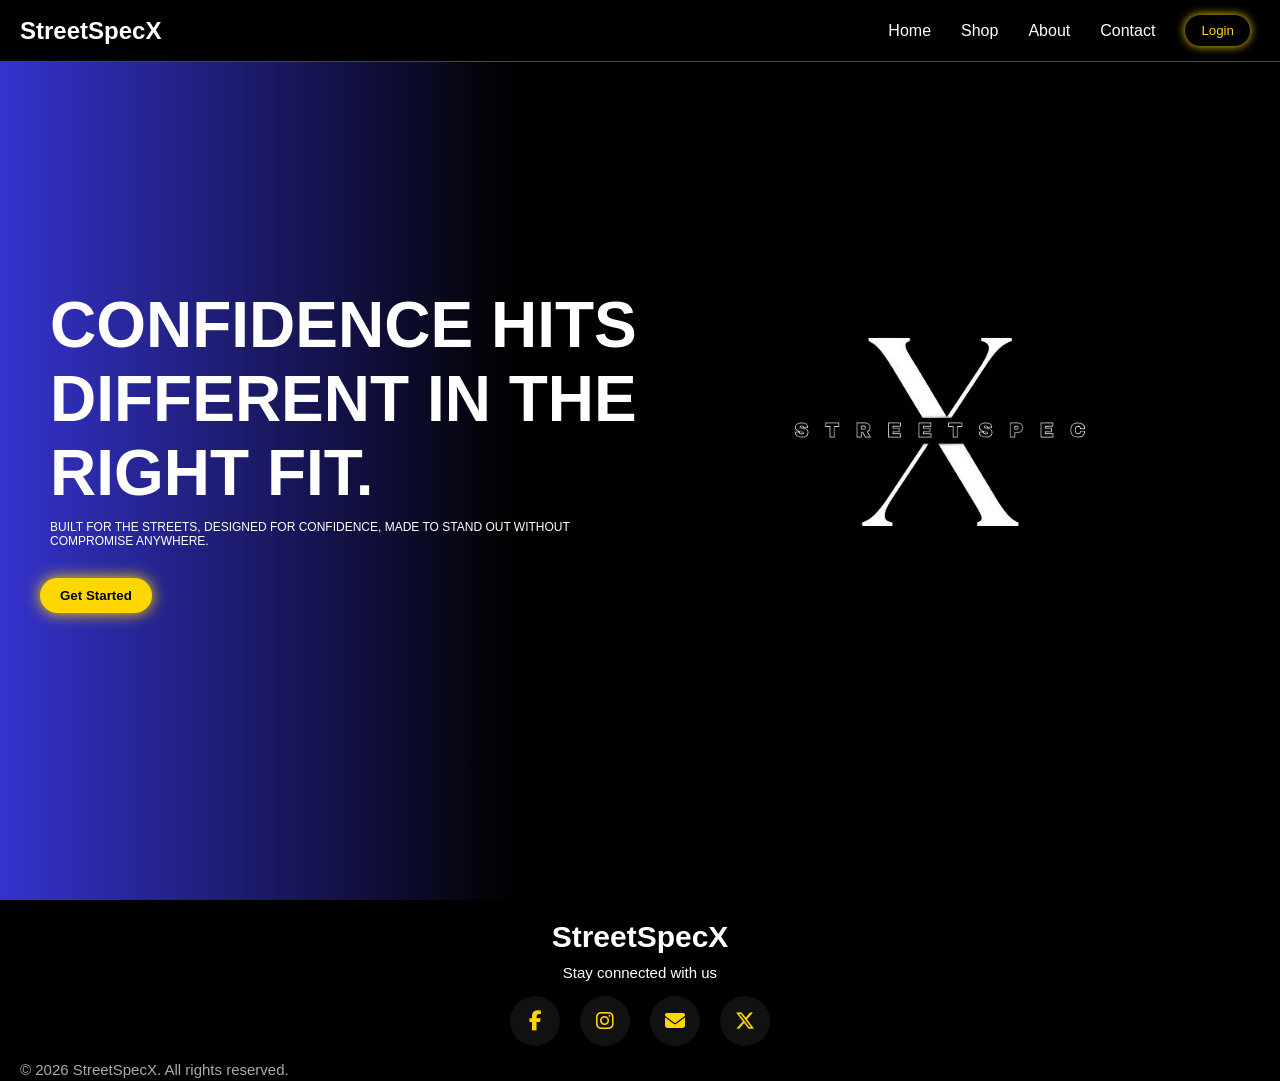
<file: index.html>
<!doctype html>
<html lang="en">
  <head>
    <meta charset="UTF-8" />
    <meta name="viewport" content="width=device-width, initial-scale=1.0" />
    <title>STREETSPECX</title>
    <link rel="icon" type="image/png" href="logo.png" />
    <link rel="stylesheet" mage/href="home.css" />

    <!-- Font Awesome for social icons -->
    <link
      rel="stylesheet"
      href="https://cdnjs.cloudflare.com/ajax/libs/font-awesome/6.5.2/css/all.min.css"
    />
  </head>

  <body>
    <!-- ===== HEADER ===== -->
    <header>
      <nav class="navbar">
        <div class="nav-logo">StreetSpecX</div>

        <ul class="nav-links" id="navLinks">
          <li><a href="index.html">Home</a></li>
          <li><a href="shop.html">Shop</a></li>
          <li><a href="about.html">About</a></li>
          <li><a href="contact.html">Contact</a></li>
          <li>
            <a href="login.html"><button class="login-btn">Login</button></a>
          </li>
        </ul>

        <div class="menu-toggle" id="menuToggle">
          <span></span>
          <span></span>
          <span></span>
        </div>
      </nav>
    </header>

    <!-- ===== MAIN ===== -->
    <main>
      <div class="hero-text">
        <h2 class="tag">
          Confidence hits <br />different in the<br />right fit.
        </h2>
        <h4 class="sentence">
          Built for the streets, designed for confidence, made to stand out
          without compromise anywhere.
        </h4>
        <a href="login.html"><button class="started">Get Started</button></a>
      </div>

      <div class="logo">
        <img src="logo.png" alt="StreetSpecX logo" />
      </div>
    </main>

    <!-- ===== FOOTER ===== -->
    <footer class="footer">
      <h3>StreetSpecX</h3>
      <p>Stay connected with us</p>

      <div class="socials">
        <a href="#" class="icon facebook"><i class="fab fa-facebook-f"></i></a>
        <a href="#" class="icon instagram"><i class="fab fa-instagram"></i></a>
        <a href="mailto:your@email.com" class="icon gmail"
          ><i class="fas fa-envelope"></i
        ></a>
        <a href="#" class="icon x"><i class="fab fa-x-twitter"></i></a>
      </div>

      <p class="copyright">© 2026 StreetSpecX. All rights reserved.</p>
    </footer>

    <script>
      // Hamburger toggle
      const toggle = document.getElementById("menuToggle");
      const nav = document.getElementById("navLinks");

      toggle.addEventListener("click", () => {
        nav.classList.toggle("active");
      });

      // Social icons scroll reveal
      const socials = document.querySelector(".socials");

      function revealSocials() {
        const trigger = window.innerHeight * 0.8;
        const top = socials.getBoundingClientRect().top;

        if (top < trigger) {
          socials.classList.add("show");
        }
      }
      window.addEventListener("scroll", revealSocials);
      // trigger on page load in case footer visible
      revealSocials();
    </script>
  </body>
</html>
</file>
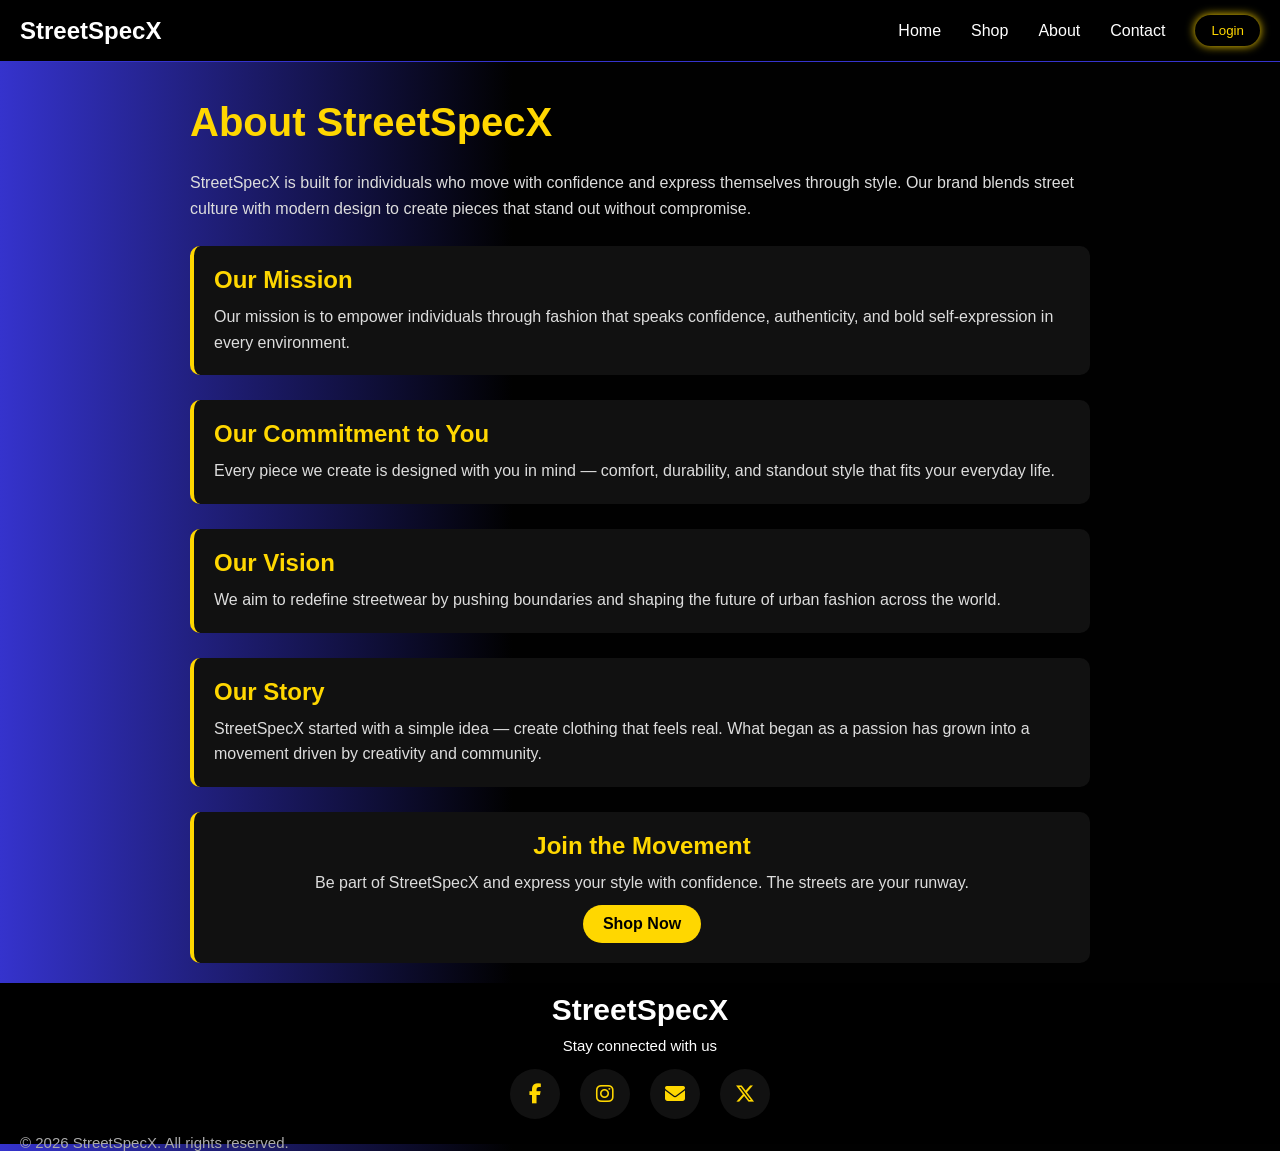
<file: about.html>
<!doctype html>
<html lang="en">
  <head>
    <meta charset="UTF-8" />
    <meta name="viewport" content="width=device-width, initial-scale=1.0" />
    <title>About | StreetSpecX</title>
    <link rel="stylesheet" href="about.css" />

    <link
      rel="stylesheet"
      href="https://cdnjs.cloudflare.com/ajax/libs/font-awesome/6.6.0/css/all.min.css"
    />
  </head>

  <body>
    <!-- ===== HEADER (UNCHANGED) ===== -->
    <header>
      <nav class="navbar">
        <div class="nav-logo">StreetSpecX</div>

        <ul class="nav-links" id="navLinks">
          <li><a href="index.html">Home</a></li>
          <li><a href="shop.html">Shop</a></li>
          <li><a href="about.html">About</a></li>
          <li><a href="contact.html">Contact</a></li>
          <li>
            <a href="login.html"><button class="login-btn">Login</button></a>
          </li>
        </ul>

        <div class="menu-toggle" id="menuToggle">
          <span></span>
          <span></span>
          <span></span>
        </div>
      </nav>
    </header>

    <!-- ===== ABOUT SECTION ===== -->
    <main class="about-container">
      <div class="about-content">
        <h1>About StreetSpecX</h1>
        <p>
          StreetSpecX is built for individuals who move with confidence and
          express themselves through style. Our brand blends street culture with
          modern design to create pieces that stand out without compromise.
        </p>

        <!-- 1. Mission -->
        <div class="about-box">
          <h2>Our Mission</h2>
          <p>
            Our mission is to empower individuals through fashion that speaks
            confidence, authenticity, and bold self-expression in every
            environment.
          </p>
        </div>

        <!-- 2. Customer -->
        <div class="about-box">
          <h2>Our Commitment to You</h2>
          <p>
            Every piece we create is designed with you in mind — comfort,
            durability, and standout style that fits your everyday life.
          </p>
        </div>

        <!-- 3. Vision -->
        <div class="about-box">
          <h2>Our Vision</h2>
          <p>
            We aim to redefine streetwear by pushing boundaries and shaping the
            future of urban fashion across the world.
          </p>
        </div>

        <!-- 4. Personal -->
        <div class="about-box">
          <h2>Our Story</h2>
          <p>
            StreetSpecX started with a simple idea — create clothing that feels
            real. What began as a passion has grown into a movement driven by
            creativity and community.
          </p>
        </div>

        <!-- 5. CTA -->
        <div class="about-box cta">
          <h2>Join the Movement</h2>
          <p>
            Be part of StreetSpecX and express your style with confidence. The
            streets are your runway.
          </p>
          <a href="shop.html" class="cta-btn">Shop Now</a>
        </div>
      </div>
    </main>

    <!-- ===== FOOTER (UNCHANGED) ===== -->
    <footer class="footer">
      <h3>StreetSpecX</h3>
      <p>Stay connected with us</p>

      <div class="socials">
        <a href="#" class="icon facebook"><i class="fab fa-facebook-f"></i></a>
        <a href="#" class="icon instagram"><i class="fab fa-instagram"></i></a>
        <a href="#" class="icon gmail"><i class="fas fa-envelope"></i></a>
        <a href="#" class="icon x"><i class="fab fa-x-twitter"></i></a>
      </div>

      <p class="copyright">© 2026 StreetSpecX. All rights reserved.</p>
    </footer>

    <!-- ===== JS (UNCHANGED) ===== -->
    <script>
      // Hamburger toggle
      const toggle = document.getElementById("menuToggle");
      const nav = document.getElementById("navLinks");

      toggle.addEventListener("click", () => {
        nav.classList.toggle("active");
      });

      // Social icons scroll reveal
      const socials = document.querySelector(".socials");

      function revealSocials() {
        const trigger = window.innerHeight * 0.8;
        const top = socials.getBoundingClientRect().top;

        if (top < trigger) {
          socials.classList.add("show");
        }
      }

      window.addEventListener("load", revealSocials);
      window.addEventListener("scroll", revealSocials);
    </script>
  </body>
</html>
</file>
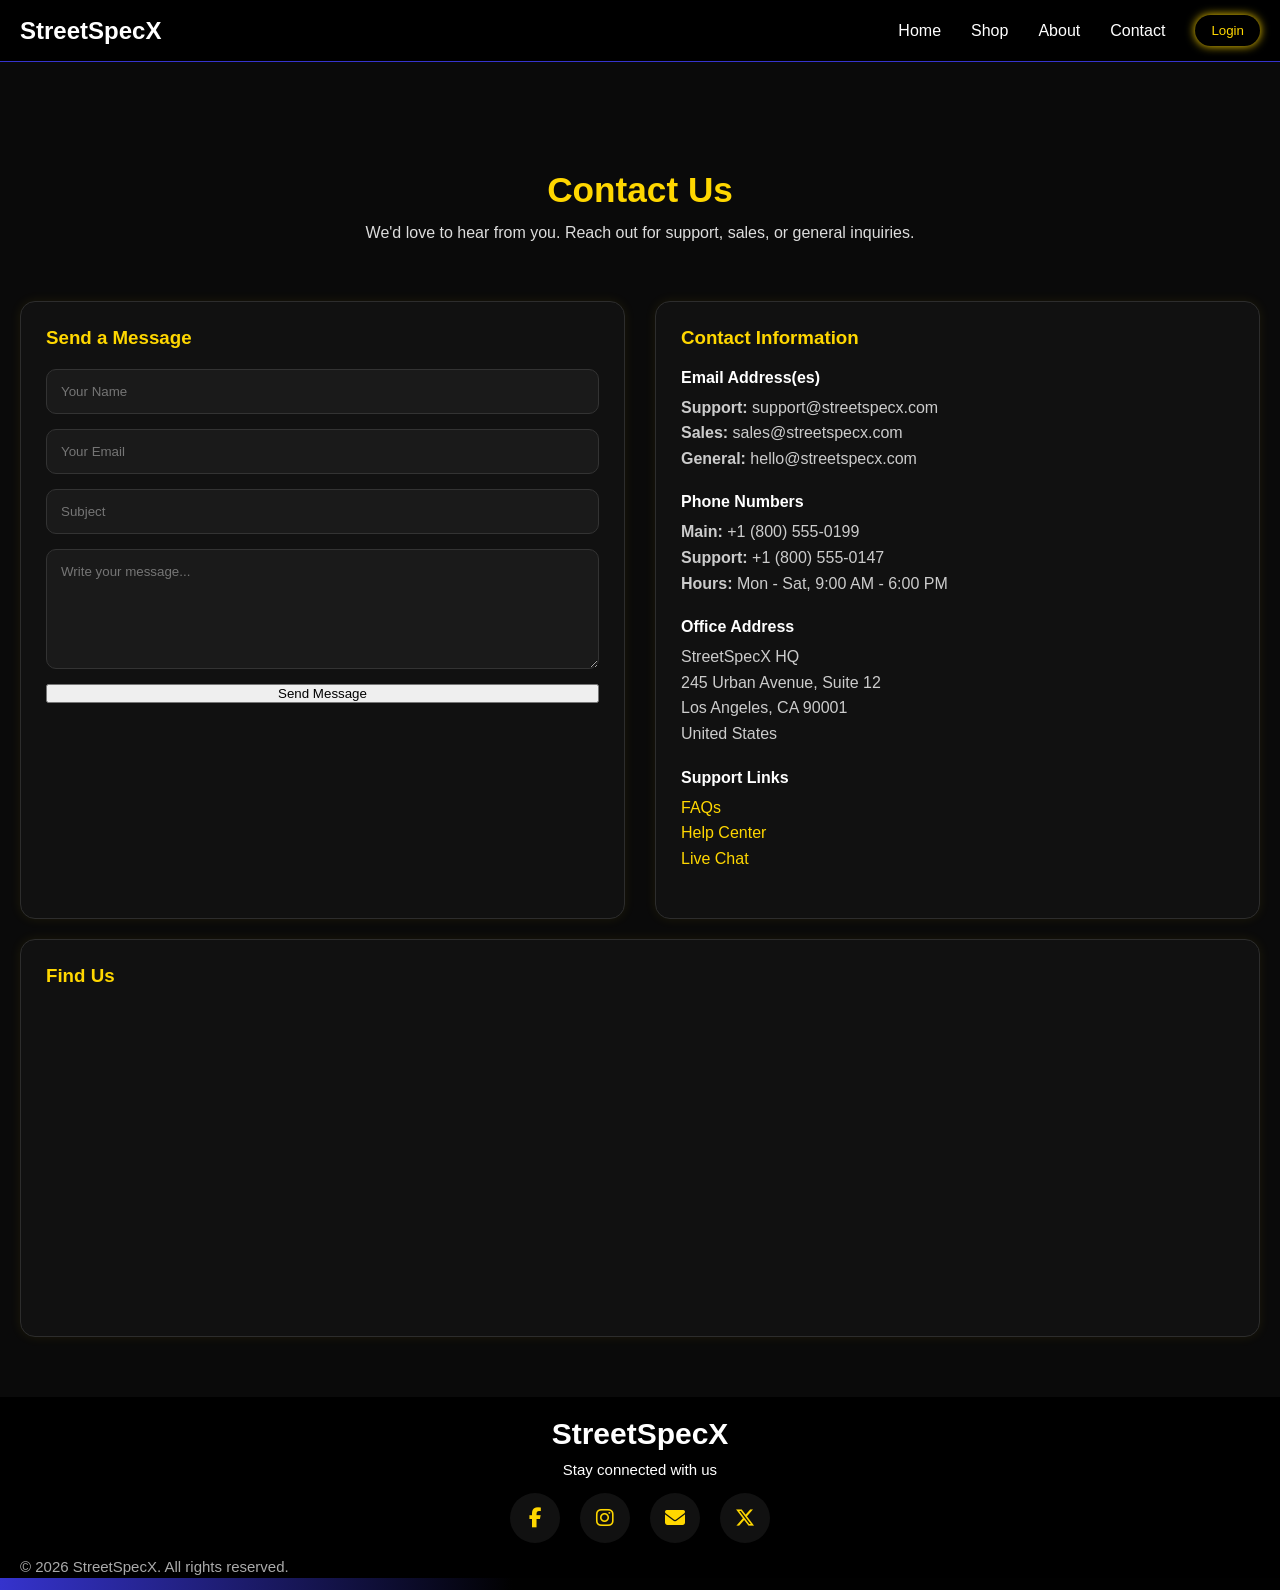
<file: contact.html>
<!doctype html>
<html lang="en">
  <head>
    <meta charset="UTF-8" />
    <meta name="viewport" content="width=device-width, initial-scale=1.0" />
    <title>STREETSPECX</title>
    <link rel="stylesheet" href="contact.css" />

    <!-- Font Awesome for social icons -->
    <link
      rel="stylesheet"
      href="https://cdnjs.cloudflare.com/ajax/libs/font-awesome/6.5.0/css/all.min.css"
    />
  </head>

  <body>
    <!-- ===== HEADER ===== -->
    <header>
      <nav class="navbar">
        <div class="nav-logo">StreetSpecX</div>

        <ul class="nav-links" id="navLinks">
          <li><a href="index.html">Home</a></li>
          <li><a href="shop.html">Shop</a></li>
          <li><a href="about.html">About</a></li>
          <li><a href="contact.html">Contact</a></li>
          <li>
            <a href="login.html"><button class="login-btn">Login</button></a>
          </li>
        </ul>

        <div class="menu-toggle" id="menuToggle">
          <span></span>
          <span></span>
          <span></span>
        </div>
      </nav>
    </header>

    <!-- ===== MAIN ===== -->
    <!-- ===== CONTACT ===== -->
    <section class="contact-section" id="contact">
      <h2>Contact Us</h2>
      <p class="contact-intro">
        We'd love to hear from you. Reach out for support, sales, or general
        inquiries.
      </p>

      <div class="contact-container">
        <!-- Contact Form -->
        <div class="contact-form-box">
          <h3>Send a Message</h3>
          <form class="contact-form">
            <input type="text" name="name" placeholder="Your Name" required />
            <input
              type="email"
              name="email"
              placeholder="Your Email"
              required
            />
            <input type="text" name="subject" placeholder="Subject" required />
            <textarea
              name="message"
              rows="6"
              placeholder="Write your message..."
              required
            ></textarea>
            <button type="submit" class="started">Send Message</button>
          </form>
        </div>

        <!-- Contact Info -->
        <div class="contact-info-box">
          <h3>Contact Information</h3>

          <div class="info-block">
            <h4>Email Address(es)</h4>
            <p><strong>Support:</strong> support@streetspecx.com</p>
            <p><strong>Sales:</strong> sales@streetspecx.com</p>
            <p><strong>General:</strong> hello@streetspecx.com</p>
          </div>

          <div class="info-block">
            <h4>Phone Numbers</h4>
            <p><strong>Main:</strong> +1 (800) 555-0199</p>
            <p><strong>Support:</strong> +1 (800) 555-0147</p>
            <p><strong>Hours:</strong> Mon - Sat, 9:00 AM - 6:00 PM</p>
          </div>

          <div class="info-block">
            <h4>Office Address</h4>
            <p>
              StreetSpecX HQ<br />
              245 Urban Avenue, Suite 12<br />
              Los Angeles, CA 90001<br />
              United States
            </p>
          </div>

          <div class="info-block">
            <h4>Support Links</h4>
            <p><a href="#">FAQs</a></p>
            <p><a href="#">Help Center</a></p>
            <p><a href="#">Live Chat</a></p>
          </div>
          </div>
        </div>
      </div>

      <!-- Map Embed -->
      <div class="map-box">
        <h3>Find Us</h3>
        <iframe
          src="https://www.google.com/maps?q=Los+Angeles,+CA&output=embed"
          width="100%"
          height="250"
          style="border: 0"
          allowfullscreen=""
          loading="lazy"
        ></iframe>
      </div>
    </section>

    <!-- ===== FOOTER ===== -->
    <footer class="footer">
      <h3>StreetSpecX</h3>
      <p>Stay connected with us</p>

      <div class="socials">
        <a href="#" class="icon facebook"><i class="fab fa-facebook-f"></i></a>
        <a href="#" class="icon instagram"><i class="fab fa-instagram"></i></a>
        <a href="mailto:hello@streetspecx.com" class="icon gmail"
          ><i class="fas fa-envelope"></i
        ></a>
        <a href="#" class="icon x"><i class="fab fa-x-twitter"></i></a>
      </div>

      <p class="copyright">© 2026 StreetSpecX. All rights reserved.</p>
    </footer>

    <!-- ===== JS ===== -->
    <script>
      // Hamburger toggle
      const toggle = document.getElementById("menuToggle");
      const nav = document.getElementById("navLinks");

      toggle.addEventListener("click", () => {
        nav.classList.toggle("active");
      });

      // Social icons scroll reveal
      const socials = document.querySelector(".socials");

      function revealSocials() {
        const trigger = window.innerHeight * 0.8;
        const top = socials.getBoundingClientRect().top;

        if (top < trigger) {
          socials.classList.add("show");
        }
      }

      window.addEventListener("scroll", revealSocials);
      revealSocials();
    </script>
  </body>
</html>
</file>
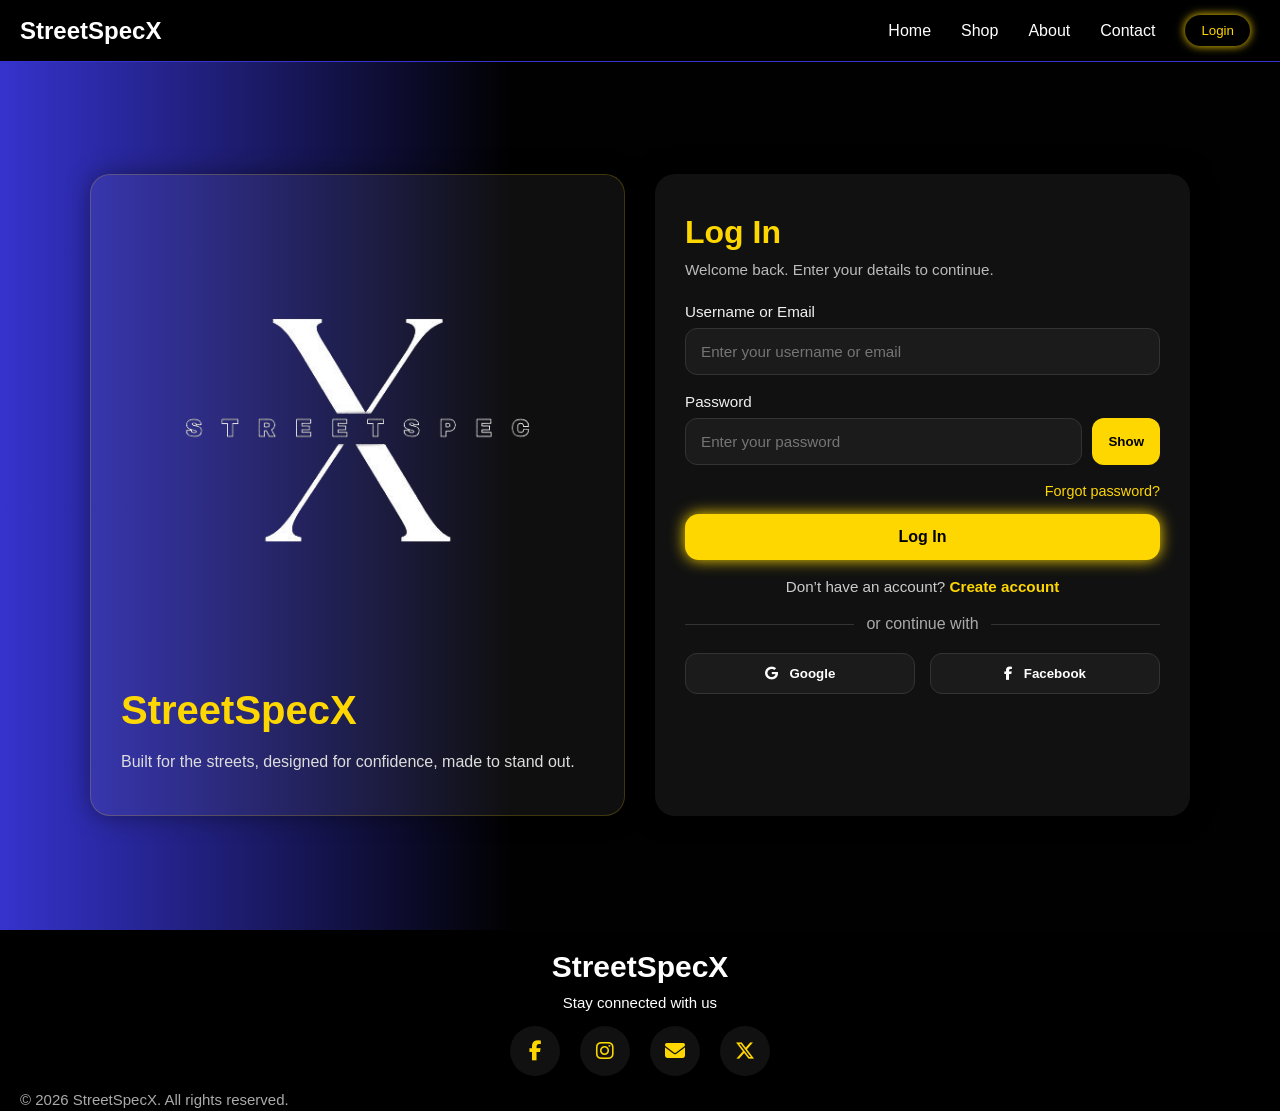
<file: login.html>
<!doctype html>
<html lang="en">
  <head>
    <meta charset="UTF-8" />
    <meta name="viewport" content="width=device-width, initial-scale=1.0" />
    <title>StreetSpecX | Login</title>
    <link rel="stylesheet" href="login.css" />

    <!-- Font Awesome -->
    <link
      rel="stylesheet"
      href="https://cdnjs.cloudflare.com/ajax/libs/font-awesome/6.5.0/css/all.min.css"
    />
  </head>

  <body>
    <!-- ===== HEADER ===== -->
    <header>
      <nav class="navbar">
        <div class="nav-logo">StreetSpecX</div>

        <ul class="nav-links" id="navLinks">
          <li><a href="index.html">Home</a></li>
          <li><a href="shop.html">Shop</a></li>
          <li><a href="about.html">About</a></li>
          <li><a href="contact.html">Contact</a></li>
          <li>
            <a href="login.html"><button class="login-btn">Login</button></a>
          </li>
        </ul>

        <div class="menu-toggle" id="menuToggle">
          <span></span>
          <span></span>
          <span></span>
        </div>
      </nav>
    </header>

    <!-- ===== LOGIN SECTION ===== -->
    <main class="login-page">
      <section class="login-container">
        <!-- Left side branding -->
        <div class="login-brand">
          <img src="logo.png" alt="StreetSpecX Logo" class="brand-logo" />
          <h1>StreetSpecX</h1>
          <p>
            Built for the streets, designed for confidence, made to stand out.
          </p>
        </div>

        <!-- Right side form -->
        <div class="login-box">
          <h2>Log In</h2>
          <p class="subtitle">Welcome back. Enter your details to continue.</p>

          <form id="loginForm">
            <div class="input-group">
              <label for="email">Username or Email</label>
              <input
                type="text"
                id="email"
                placeholder="Enter your username or email"
                required
              />
            </div>

            <div class="input-group">
              <label for="password">Password</label>
              <div class="password-wrapper">
                <input
                  type="password"
                  id="password"
                  placeholder="Enter your password"
                  required
                />
                <button
                  type="button"
                  id="togglePassword"
                  class="toggle-password"
                >
                  Show
                </button>
              </div>
            </div>

            <div class="form-options">
              <a href="#" class="forgot-password">Forgot password?</a>
            </div>

            <p id="errorMessage" class="error-message">Incorrect password</p>

            <button type="submit" class="submit-btn">Log In</button>

            <p class="signup-text">
              Don’t have an account?
              <a href="#">Create account</a>
            </p>

            <div class="divider">
              <span>or continue with</span>
            </div>

            <div class="social-login">
              <button type="button" class="social-btn google">
                <i class="fab fa-google"></i> Google
              </button>
              <button type="button" class="social-btn facebook">
                <i class="fab fa-facebook-f"></i> Facebook
              </button>
            </div>
          </form>
        </div>
      </section>
    </main>

    <!-- ===== FOOTER ===== -->
    <footer class="footer">
      <h3>StreetSpecX</h3>
      <p>Stay connected with us</p>

      <div class="socials">
        <a href="#" class="icon facebook"><i class="fab fa-facebook-f"></i></a>
        <a href="#" class="icon instagram"><i class="fab fa-instagram"></i></a>
        <a href="mailto:your@email.com" class="icon gmail">
          <i class="fas fa-envelope"></i>
        </a>
        <a href="#" class="icon x"><i class="fab fa-x-twitter"></i></a>
      </div>

      <p class="copyright">© 2026 StreetSpecX. All rights reserved.</p>
    </footer>

    <!-- ===== JS ===== -->
    <script>
      const toggle = document.getElementById("menuToggle");
      const nav = document.getElementById("navLinks");

      toggle.addEventListener("click", () => {
        nav.classList.toggle("active");
      });

      // Show / hide password
      const passwordInput = document.getElementById("password");
      const togglePassword = document.getElementById("togglePassword");

      togglePassword.addEventListener("click", () => {
        if (passwordInput.type === "password") {
          passwordInput.type = "text";
          togglePassword.textContent = "Hide";
        } else {
          passwordInput.type = "password";
          togglePassword.textContent = "Show";
        }
      });

      // Demo incorrect password message
      const loginForm = document.getElementById("loginForm");
      const errorMessage = document.getElementById("errorMessage");

      loginForm.addEventListener("submit", (e) => {
        e.preventDefault();

        const passwordValue = passwordInput.value;

        if (passwordValue !== "Street123") {
          errorMessage.style.display = "block";
        } else {
          errorMessage.style.display = "none";
          alert("Login successful!");
        }
      });

      // Footer reveal
      const socials = document.querySelector(".socials");

      function revealSocials() {
        const trigger = window.innerHeight * 0.85;
        const top = socials.getBoundingClientRect().top;

        if (top < trigger) {
          socials.classList.add("show");
        }
      }

      window.addEventListener("scroll", revealSocials);
      revealSocials();
    </script>
  </body>
</html>
</file>
<file: home.css>
/* ===== GENERAL ===== */
* {
  margin: 0;
  padding: 0;
  box-sizing: border-box;
  font-family: Arial, sans-serif;
}

body {
  background-image: linear-gradient(to left, #010101 60%, #3533cd);
  margin: 0px;
}

/* ===== NAVBAR ===== */
.navbar {
  position: fixed;
  top: 0;
  width: 100%;
  display: flex;
  justify-content: space-between;
  align-items: center;
  padding: 15px 20px;
  border-bottom: 1px solid #3533cd;
  background-color: black;
  color: white;
  z-index: 1000;
}

.nav-logo {
  font-size: 1.5rem;
  font-weight: bold;
}

.nav-links {
  display: flex;
  align-items: center;
  list-style: none;
  gap: 30px;
}

.nav-links a {
  text-decoration: none;
  color: white;
}

.nav-links a:hover {
  color: gold;
}

.login-btn {
  padding: 8px 16px;
  border: none;
  background-color: black;
  box-shadow: 0 0 10px gold;
  color: gold;
  border-radius: 20px;
  cursor: pointer;
  margin-right: 10px;
  transition: 0.7s;
}

.login-btn:hover {
  box-shadow: 0 0 15px white;
  color: black;
  background-color: gold;
  cursor: pointer;
  padding: 8px 20px;
}

/* ===== HERO ===== */
main {
  margin-top: 0px;
  padding: 0px;
  text-align: center;
}

.hero-text {
  flex: 1;
}

.tag {
  display: flex;
  color: white;
  text-align: left;
  margin-left: 10px;
  font-size: 4rem;
  margin-bottom: 10px;
  text-transform: uppercase;
}

.sentence {
  margin-left: 10px;
  font-size: 12px;
  text-align: left;
  text-transform: uppercase;
  font-weight: 500;
  color: white;
  margin-bottom: 30px;
}

.logo img {
  max-width: 100%;
  height: auto;
  margin: 0px;
  padding: 0px;
}

.started {
  padding: 10px 20px;
  border: none;
  font-weight: bold;
  background: gold;
  box-shadow: 0 0 15px gold;
  color: black;
  border-radius: 20px;
  cursor: pointer;
  transition: 0.7s;
}

.started:hover {
  color: gold;
  background: black;
  box-shadow: 0 0 15px gold;
}

/* ===== HAMBURGER ===== */
.menu-toggle {
  display: none;
  flex-direction: column;
  cursor: pointer;
}

.menu-toggle span {
  height: 3px;
  width: 25px;
  background: white;
  margin: 4px 0;
}

/* ===== FOOTER ===== */
.footer {
  width: 100%;
  position: relative;
  bottom: 0px;
  background-color: black;
  color: white;
  text-align: center;
  padding: 20px 20px;
  margin-top: 0px;
}

.footer h3 {
  margin-bottom: 10px;
  font-size: 30px;
}

.footer p {
  font-size: 15px;
}

/* ===== SOCIAL ICONS ===== */
.socials {
  display: flex;
  justify-content: center;
  gap: 20px;
  margin: 15px;

  opacity: 1;
  transform: translateY(0);
  transition: all 0.8s ease;
}

.socials.show {
  opacity: 1;
  transform: translateY(0);
}

.icon {
  width: 50px;
  height: 50px;
  border-radius: 50%;
  background-color: #111;
  display: flex;
  align-items: center;
  justify-content: center;
  color: gold;
  font-size: 20px;
  text-decoration: none;
  position: relative;
  overflow: hidden;
  transition: 0.3s ease;
}

/* Glow effect */
.icon::before {
  content: "";
  position: absolute;
  width: 120%;
  height: 120%;
  background: gold;
  top: -10%;
  left: -10%;
  opacity: 0;
  filter: blur(15px);
  transition: 0.3s;
}

.icon:hover::before {
  opacity: 0.6;
}

.icon:hover {
  transform: translateY(-5px) scale(1.1);
  color: black;
  background: gold;
  box-shadow:
    0 0 15px gold,
    0 0 30px gold;
}

/* Platform colors */
.facebook:hover {
  box-shadow: 0 0 15px #1877f2;
}

.instagram:hover {
  box-shadow: 0 0 15px #e1306c;
}

.gmail:hover {
  box-shadow: 0 0 15px #ea4335;
}

.x:hover {
  box-shadow: 0 0 15px #1da1f2;
}

.copyright {
  font-size: 0.8rem;
  color: #aaa;
  float: left;
}

/* ===== MOBILE ===== */
@media (max-width: 768px) {
  .nav-links {
    position: absolute;
    top: 60px;
    right: 0;
    background: #111;
    flex-direction: column;
    width: 200px;
    display: none;
    padding: 20px 0;
  }

  .nav-links.active {
    display: flex;
  }

  .menu-toggle {
    display: flex;
  }

  .icon {
    width: 45px;
    height: 45px;
    font-size: 18px;
  }
}

/* ===== TABLET ===== */
@media (min-width: 769px) and (max-width: 1024px) {
  .tag {
    font-size: 2.2rem;
  }
}

/* ===== DESKTOP ===== */
@media (min-width: 1024px) {
  main {
    display: flex;
    justify-content: space-between;
    align-items: center;
    text-align: left;
    padding: 40px;
    min-height: 100vh; /* IMPORTANT */
  }

  .logo {
    flex: 1;
    display: flex;
    justify-content: center; /* center horizontally */
    align-items: center; /* center vertically */
  }

  .logo img {
    max-width: 400px;
    width: 100%;
  }
}
</file>
<file: about.css>
/* ===== GENERAL ===== */
* {
  margin: 0;
  padding: 0;
  box-sizing: border-box;
  font-family: Arial, sans-serif;
}

body {
  background-image: linear-gradient(to left, #010101 60%, #3533cd);
  color: white;
  font-family: Arial, sans-serif;
}

/* ===== NAVBAR ===== */
.navbar {
  position: fixed;
  top: 0;
  width: 100%;
  display: flex;
  justify-content: space-between;
  align-items: center;
  padding: 15px 20px;
  border-bottom: 1px solid #3533cd;
  background-color: black;
  color: white;
  z-index: 1000;
}

.nav-logo {
  font-size: 1.5rem;
  font-weight: bold;
}

.nav-links {
  display: flex;
  align-items: center;
  list-style: none;
  gap: 30px;
}

.nav-links a {
  text-decoration: none;
  color: white;
}

.nav-links a:hover {
  color: gold;
}

.login-btn {
  padding: 8px 16px;
  border: none;
  background-color: black;
  box-shadow: 0 0 10px gold;
  color: gold;
  border-radius: 20px;
  cursor: pointer;
  margin-right: 0px;
  transition: 0.7s;
}

.login-btn:hover {
  box-shadow: 0 0 15px white;
  color: black;
  background-color: gold;
  cursor: pointer;
  padding: 8px 20px;
}

/* ===== ABOUT LAYOUT ===== */
.about-container {
  margin-top: 80px;
  padding: 20px;
  display: flex;
  justify-content: center;
}

.about-content {
  max-width: 900px;
  display: flex;
  flex-direction: column;
  gap: 25px;
}

/* ===== TEXT ===== */
.about-content h1 {
  font-size: 2.5rem;
  color: gold;
}

.about-content p {
  line-height: 1.6;
  color: #ddd;
}

/* ===== BOXES ===== */
.about-box {
  background: #111;
  padding: 20px;
  border-left: 4px solid gold;
  border-radius: 10px;
  transition: 0.3s;
}

.about-box:hover {
  transform: translateY(-5px);
  box-shadow: 0 0 15px gold;
}

.about-box h2 {
  margin-bottom: 10px;
  color: gold;
}

/* ===== CTA ===== */
.cta {
  text-align: center;
}

.cta-btn {
  display: inline-block;
  margin-top: 10px;
  padding: 10px 20px;
  background: gold;
  color: black;
  border-radius: 20px;
  text-decoration: none;
  font-weight: bold;
  transition: 0.3s;
}

.cta-btn:hover {
  background: black;
  color: gold;
  box-shadow: 0 0 15px gold;
}

/* ===== HAMBURGER ===== */
.menu-toggle {
  display: none;
  flex-direction: column;
  cursor: pointer;
}

.menu-toggle span {
  height: 3px;
  width: 25px;
  background: white;
  margin: 4px 0;
}

/* ===== FOOTER ===== */
.footer {
  width: 100%;
  position: relative;
  bottom: 0px;
  background-color: black;
  color: white;
  text-align: center;
  padding: 10px 20px;
  margin-top: 0px;
}

.footer h3 {
  margin-bottom: 10px;
  font-size: 30px;
}

.footer p {
  font-size: 15px;
}

/* ===== SOCIAL ICONS ===== */
.socials {
  display: flex;
  justify-content: center;
  gap: 20px;
  margin: 15px;

  opacity: 1;
  transform: translateY(0px);
  transition: all 0.8s ease;
}

.socials.show {
  opacity: 1;
  transform: translateY(0);
}

.icon {
  width: 50px;
  height: 50px;
  border-radius: 50%;
  background-color: #111;
  display: flex;
  align-items: center;
  justify-content: center;
  color: gold;
  font-size: 20px;
  text-decoration: none;
  position: relative;
  overflow: hidden;
  transition: 0.3s ease;
}

/* Glow effect */
.icon::before {
  content: "";
  position: absolute;
  width: 120%;
  height: 120%;
  background: gold;
  top: -10%;
  left: -10%;
  opacity: 0;
  filter: blur(15px);
  transition: 0.3s;
}

.icon:hover::before {
  opacity: 0.6;
}

.icon:hover {
  transform: translateY(-5px) scale(1.1);
  color: black;
  background: gold;
  box-shadow:
    0 0 15px gold,
    0 0 30px gold;
}

/* Platform colors */
.facebook:hover {
  box-shadow: 0 0 15px #1877f2;
}

.instagram:hover {
  box-shadow: 0 0 15px #e1306c;
}

.gmail:hover {
  box-shadow: 0 0 15px #ea4335;
}

.x:hover {
  box-shadow: 0 0 15px #1da1f2;
}

.copyright {
  font-size: 0.8rem;
  color: #aaa;
  float: left;
  display: block;
}

/* ===== RESPONSIVE ===== */
@media (max-width: 768px) {
  .nav-links {
    position: absolute;
    top: 60px;
    right: 0;
    background: #111;
    flex-direction: column;
    width: 200px;
    display: none;
    padding: 20px 0;
  }

  .nav-links.active {
    display: flex;
  }

  .menu-toggle {
    display: flex;
  }

  .icon {
    width: 45px;
    height: 45px;
    font-size: 18px;
  }

  .about-content {
    flex-direction: row;
    flex-wrap: wrap;
  }

  .about-box {
    flex: 1 1 calc(50% - 20px);
  }

  .cta {
    flex: 1 1 100%;
  }
}
</file>
<file: contact.css>
/* ===== GENERAL ===== */
* {
  margin: 0;
  padding: 0;
  box-sizing: border-box;
  font-family: Arial, sans-serif;
}

html {
  scroll-behavior: smooth;
}

body {
  background: linear-gradient(to left, #010101 60%, #3533cd);
  color: white;
  margin: 0;
}

/* ===== NAVBAR ===== */
.navbar {
  position: fixed;
  top: 0;
  width: 100%;
  display: flex;
  justify-content: space-between;
  align-items: center;
  padding: 15px 20px;
  border-bottom: 1px solid #3533cd;
  background-color: black;
  z-index: 1000;
}

.nav-logo {
  font-size: 1.5rem;
  font-weight: bold;
}

.nav-links {
  display: flex;
  align-items: center;
  list-style: none;
  gap: 30px;
}

.nav-links a {
  text-decoration: none;
  color: white;
}

.nav-links a:hover {
  color: gold;
}

.login-btn {
  padding: 8px 16px;
  border: none;
  background-color: black;
  box-shadow: 0 0 10px gold;
  color: gold;
  border-radius: 20px;
  cursor: pointer;
  transition: 0.7s;
}

.login-btn:hover {
  box-shadow: 0 0 15px white;
  color: black;
  background-color: gold;
}

/* ===== CONTACT SECTION ===== */
.contact-section {
  padding: 120px 20px 60px; /* TOP SPACE FIX */
  background: #0a0a0a;
}

.contact-section h2 {
  margin-top: 50px;
  text-align: center;
  font-size: 2.2rem;
  color: gold;
  margin-bottom: 10px;
}

.contact-intro {
  text-align: center;
  max-width: 700px;
  margin: 0 auto 35px;
  color: #ddd;
  line-height: 1.6;
}

.contact-container {
  display: grid;
  grid-template-columns: 1fr 1fr;
  gap: 30px;
}

.contact-form-box {
  position: relative;
  z-index: 1;
}

.contact-form-box,
.contact-info-box,
.map-box {
  background: #111;
  border: 1px solid #2d2d2d;
  border-radius: 15px;
  padding: 25px;
  margin-top: 20px;
  box-shadow: 0 0 12px rgba(255, 215, 0, 0.08);
}

.contact-form-box h3,
.contact-info-box h3,
.map-box h3 {
  color: gold;
  margin-bottom: 20px;
}

.contact-form {
  display: flex;
  flex-direction: column;
  gap: 15px;
}

.contact-form input,
.contact-form textarea {
  width: 100%;
  padding: 14px;
  border-radius: 10px;
  border: 1px solid #333;
  background: #1a1a1a;
  color: white;
}

.contact-form input:focus,
.contact-form textarea:focus {
  border-color: gold;
}

.info-block {
  margin-bottom: 22px;
}

.info-block h4 {
  color: white;
  margin-bottom: 8px;
}

.info-block p,
.info-block a {
  color: #ccc;
  line-height: 1.6;
}

.info-block a {
  color: gold;
  text-decoration: none;
}

.info-block a:hover {
  text-decoration: underline;
}

.map-box iframe {
  border-radius: 12px;
  width: 100%;
  height: 300px;
}

/* ===== HAMBURGER ===== */
.menu-toggle {
  display: none;
  flex-direction: column;
  cursor: pointer;
}

.menu-toggle span {
  height: 3px;
  width: 25px;
  background: white;
  margin: 4px 0;
}

/* ===== FOOTER ===== */
.footer {
  width: 100%;
  background-color: black;
  color: white;
  text-align: center;
  padding: 20px;
}

.footer h3 {
  margin-bottom: 10px;
  font-size: 30px;
}

.footer p {
  font-size: 15px;
  margin-bottom: 15px;
}

/* ===== FOOTER SOCIAL ICONS ===== */
.footer .socials {
  display: flex;
  justify-content: center;
  gap: 20px;
  margin-bottom: 15px;
}

.footer .icon {
  width: 50px;
  height: 50px;
  border-radius: 50%;
  background-color: #111;
  display: flex;
  align-items: center;
  justify-content: center;
  color: gold;
  font-size: 20px;
  text-decoration: none;
  transition: 0.3s ease;
}

.footer .icon::before {
  content: "";
  position: absolute;
  width: 120%;
  height: 120%;
  background: gold;
  top: -10%;
  left: -10%;
  opacity: 0;
  filter: blur(15px);
  transition: 0.3s;
}

.footer .icon:hover::before {
  opacity: 0.6;
}

.footer .icon:hover {
  transform: translateY(-5px) scale(1.1);
  color: black;
  background: gold;
  box-shadow:
    0 0 15px gold,
    0 0 30px gold;
}

/* Platform colors on hover */
.footer .facebook:hover {
  box-shadow: 0 0 15px #1877f2;
}
.footer .instagram:hover {
  box-shadow: 0 0 15px #e1306c;
}
.footer .gmail:hover {
  box-shadow: 0 0 15px #ea4335;
}
.footer .x:hover {
  box-shadow: 0 0 15px #1da1f2;
}
.footer .linkedin:hover {
  box-shadow: 0 0 15px #0a66c2;
}

.copyright {
  font-size: 0.8rem;
  color: #aaa;
  float: left;
}

/* ===== RESPONSIVE ===== */
@media (max-width: 768px) {
  .nav-links {
    position: absolute;
    top: 60px;
    right: 0;
    background: #111;
    flex-direction: column;
    width: 200px;
    display: none;
    padding: 20px 0;
  }

  .nav-links.active {
    display: flex;
  }

  .menu-toggle {
    display: flex;
  }

  .contact-container {
    grid-template-columns: 1fr;
  }
}
</file>
<file: login.css>
/* ===== GENERAL ===== */
* {
  margin: 0;
  padding: 0;
  box-sizing: border-box;
  font-family: Arial, sans-serif;
}

body {
  background-image: linear-gradient(to left, #010101 60%, #3533cd);
  min-height: 100vh;
  color: white;
}

/* ===== NAVBAR ===== */
.navbar {
  position: fixed;
  top: 0;
  width: 100%;
  display: flex;
  justify-content: space-between;
  align-items: center;
  padding: 15px 20px;
  border-bottom: 1px solid #3533cd;
  background-color: black;
  color: white;
  z-index: 1000;
}

.nav-logo {
  font-size: 1.5rem;
  font-weight: bold;
}

.nav-links {
  display: flex;
  align-items: center;
  list-style: none;
  gap: 30px;
}

.nav-links a {
  text-decoration: none;
  color: white;
  transition: 0.3s;
}

.nav-links a:hover {
  color: gold;
}

.login-btn {
  padding: 8px 16px;
  border: none;
  background-color: black;
  box-shadow: 0 0 10px gold;
  color: gold;
  border-radius: 20px;
  cursor: pointer;
  margin-right: 10px;
  transition: 0.4s;
}

.login-btn:hover,
.active-login {
  box-shadow: 0 0 15px white;
  color: black;
  background-color: gold;
}

/* ===== LOGIN PAGE ===== */
.login-page {
  margin-top: 90px;
  min-height: calc(100vh - 90px);
  display: flex;
  justify-content: center;
  align-items: center;
  padding: 30px 20px;
}

.login-container {
  width: 100%;
  max-width: 1100px;
  display: flex;
  justify-content: space-between;
  align-items: stretch;
  gap: 30px;
  flex-wrap: wrap;
}

/* ===== BRAND SIDE ===== */
.login-brand {
  flex: 1 1 420px;
  background: rgba(255, 255, 255, 0.06);
  border: 1px solid rgba(255, 215, 0, 0.2);
  border-radius: 20px;
  padding: 40px 30px;
  display: flex;
  flex-direction: column;
  justify-content: center;
  box-shadow: 0 0 25px rgba(0, 0, 0, 0.4);
}

.brand-logo {
  width: 500px;
  max-width: 100%;
  margin-bottom: 0px;
}

.login-brand h1 {
  font-size: 2.5rem;
  color: gold;
  margin-bottom: 15px;
}

.login-brand p {
  font-size: 1rem;
  line-height: 1.7;
  color: #ddd;
}

/* ===== FORM BOX ===== */
.login-box {
  flex: 1 1 420px;
  background: #111;
  border-radius: 20px;
  padding: 40px 30px;
  box-shadow: 0 0 25px rgba(0, 0, 0, 0.5);
}

.login-box h2 {
  font-size: 2rem;
  margin-bottom: 10px;
  color: gold;
}

.subtitle {
  color: #bbb;
  margin-bottom: 25px;
  font-size: 0.95rem;
}

.input-group {
  display: flex;
  flex-direction: column;
  margin-bottom: 18px;
}

.input-group label {
  margin-bottom: 8px;
  font-size: 0.95rem;
  color: #f1f1f1;
}

.input-group input {
  padding: 14px 15px;
  border-radius: 12px;
  border: 1px solid #333;
  outline: none;
  background: #1b1b1b;
  color: white;
  font-size: 0.95rem;
  transition: 0.3s;
}

.input-group input:focus {
  border-color: gold;
  box-shadow: 0 0 8px rgba(255, 215, 0, 0.4);
}

.password-wrapper {
  display: flex;
  gap: 10px;
}

.password-wrapper input {
  flex: 1;
}

.toggle-password {
  padding: 0 16px;
  border: none;
  border-radius: 12px;
  background: gold;
  color: black;
  font-weight: bold;
  cursor: pointer;
  transition: 0.3s;
}

.toggle-password:hover {
  background: white;
}

.form-options {
  display: flex;
  justify-content: flex-end;
  margin-bottom: 15px;
}

.forgot-password {
  color: gold;
  text-decoration: none;
  font-size: 0.9rem;
}

.forgot-password:hover {
  text-decoration: underline;
}

.error-message {
  display: none;
  background: rgba(255, 0, 0, 0.12);
  color: #ff7b7b;
  border: 1px solid rgba(255, 0, 0, 0.3);
  padding: 10px 12px;
  border-radius: 10px;
  margin-bottom: 15px;
  font-size: 0.9rem;
}

.submit-btn {
  width: 100%;
  padding: 14px;
  border: none;
  border-radius: 14px;
  background: gold;
  color: black;
  font-size: 1rem;
  font-weight: bold;
  cursor: pointer;
  box-shadow: 0 0 15px gold;
  transition: 0.3s;
}

.submit-btn:hover {
  background: black;
  color: gold;
  border: 1px solid gold;
}

.signup-text {
  text-align: center;
  margin: 18px 0;
  color: #ccc;
  font-size: 0.95rem;
}

.signup-text a {
  color: gold;
  text-decoration: none;
  font-weight: bold;
}

.signup-text a:hover {
  text-decoration: underline;
}

.divider {
  text-align: center;
  margin: 20px 0;
  position: relative;
}

.divider span {
  background: #111;
  padding: 0 12px;
  color: #aaa;
  position: relative;
  z-index: 2;
}

.divider::before {
  content: "";
  position: absolute;
  top: 50%;
  left: 0;
  width: 100%;
  height: 1px;
  background: #333;
  z-index: 1;
}

.social-login {
  display: flex;
  gap: 15px;
  flex-wrap: wrap;
}

.social-btn {
  flex: 1;
  min-width: 140px;
  padding: 12px;
  border: 1px solid #333;
  border-radius: 12px;
  background: #1b1b1b;
  color: white;
  cursor: pointer;
  font-weight: bold;
  transition: 0.3s;
}

.social-btn i {
  margin-right: 8px;
}

.social-btn:hover {
  border-color: gold;
  color: gold;
  box-shadow: 0 0 10px rgba(255, 215, 0, 0.3);
}

/* ===== HAMBURGER ===== */
.menu-toggle {
  display: none;
  flex-direction: column;
  cursor: pointer;
}

.menu-toggle span {
  height: 3px;
  width: 25px;
  background: white;
  margin: 4px 0;
}

/* ===== FOOTER ===== */
.footer {
  width: 100%;
  position: relative;
  background-color: black;
  color: white;
  text-align: center;
  padding: 20px;
  margin-top: 30px;
}

.footer h3 {
  margin-bottom: 10px;
  font-size: 30px;
}

.footer p {
  font-size: 15px;
}

/* ===== SOCIAL ICONS ===== */
.socials {
  display: flex;
  justify-content: center;
  gap: 20px;
  margin: 15px;
  opacity: 1;
  transform: translateY(0px);
  transition: all 0.8s ease;
}

.socials.show {
  opacity: 1;
  transform: translateY(0);
}

.icon {
  width: 50px;
  height: 50px;
  border-radius: 50%;
  background-color: #111;
  display: flex;
  align-items: center;
  justify-content: center;
  color: gold;
  font-size: 20px;
  text-decoration: none;
  position: relative;
  overflow: hidden;
  transition: 0.3s ease;
}

.icon::before {
  content: "";
  position: absolute;
  width: 120%;
  height: 120%;
  background: gold;
  top: -10%;
  left: -10%;
  opacity: 0;
  filter: blur(15px);
  transition: 0.3s;
}

.icon:hover::before {
  opacity: 0.6;
}

.icon:hover {
  transform: translateY(-5px) scale(1.1);
  color: black;
  background: gold;
  box-shadow:
    0 0 15px gold,
    0 0 30px gold;
}

.facebook:hover {
  box-shadow: 0 0 15px #1877f2;
}

.instagram:hover {
  box-shadow: 0 0 15px #e1306c;
}

.gmail:hover {
  box-shadow: 0 0 15px #ea4335;
}

.x:hover {
  box-shadow: 0 0 15px #1da1f2;
}

.copyright {
  font-size: 0.8rem;
  color: #aaa;
  float: left;
}

/* ===== MOBILE ===== */
@media (max-width: 768px) {
  .nav-links {
    position: absolute;
    top: 60px;
    right: 0;
    background: #111;
    flex-direction: column;
    width: 200px;
    display: none;
    padding: 20px 0;
  }

  .nav-links.active {
    display: flex;
  }

  .menu-toggle {
    display: flex;
  }

  .login-page {
    padding: 20px 15px;
  }

  .login-brand,
  .login-box {
    flex: 1 1 100%;
  }

  .login-brand {
    text-align: center;
  }

  .brand-logo {
    margin: 0 auto 20px;
  }

  .login-brand h1 {
    font-size: 2rem;
  }

  .social-login {
    flex-direction: column;
  }

  .icon {
    width: 45px;
    height: 45px;
    font-size: 18px;
  }

  .copyright {
    float: none;
    margin-top: 10px;
    display: block;
  }
}

/* ===== TABLET ===== */
@media (min-width: 769px) and (max-width: 1024px) {
  .login-brand h1 {
    font-size: 2.2rem;
  }
}
</file>
